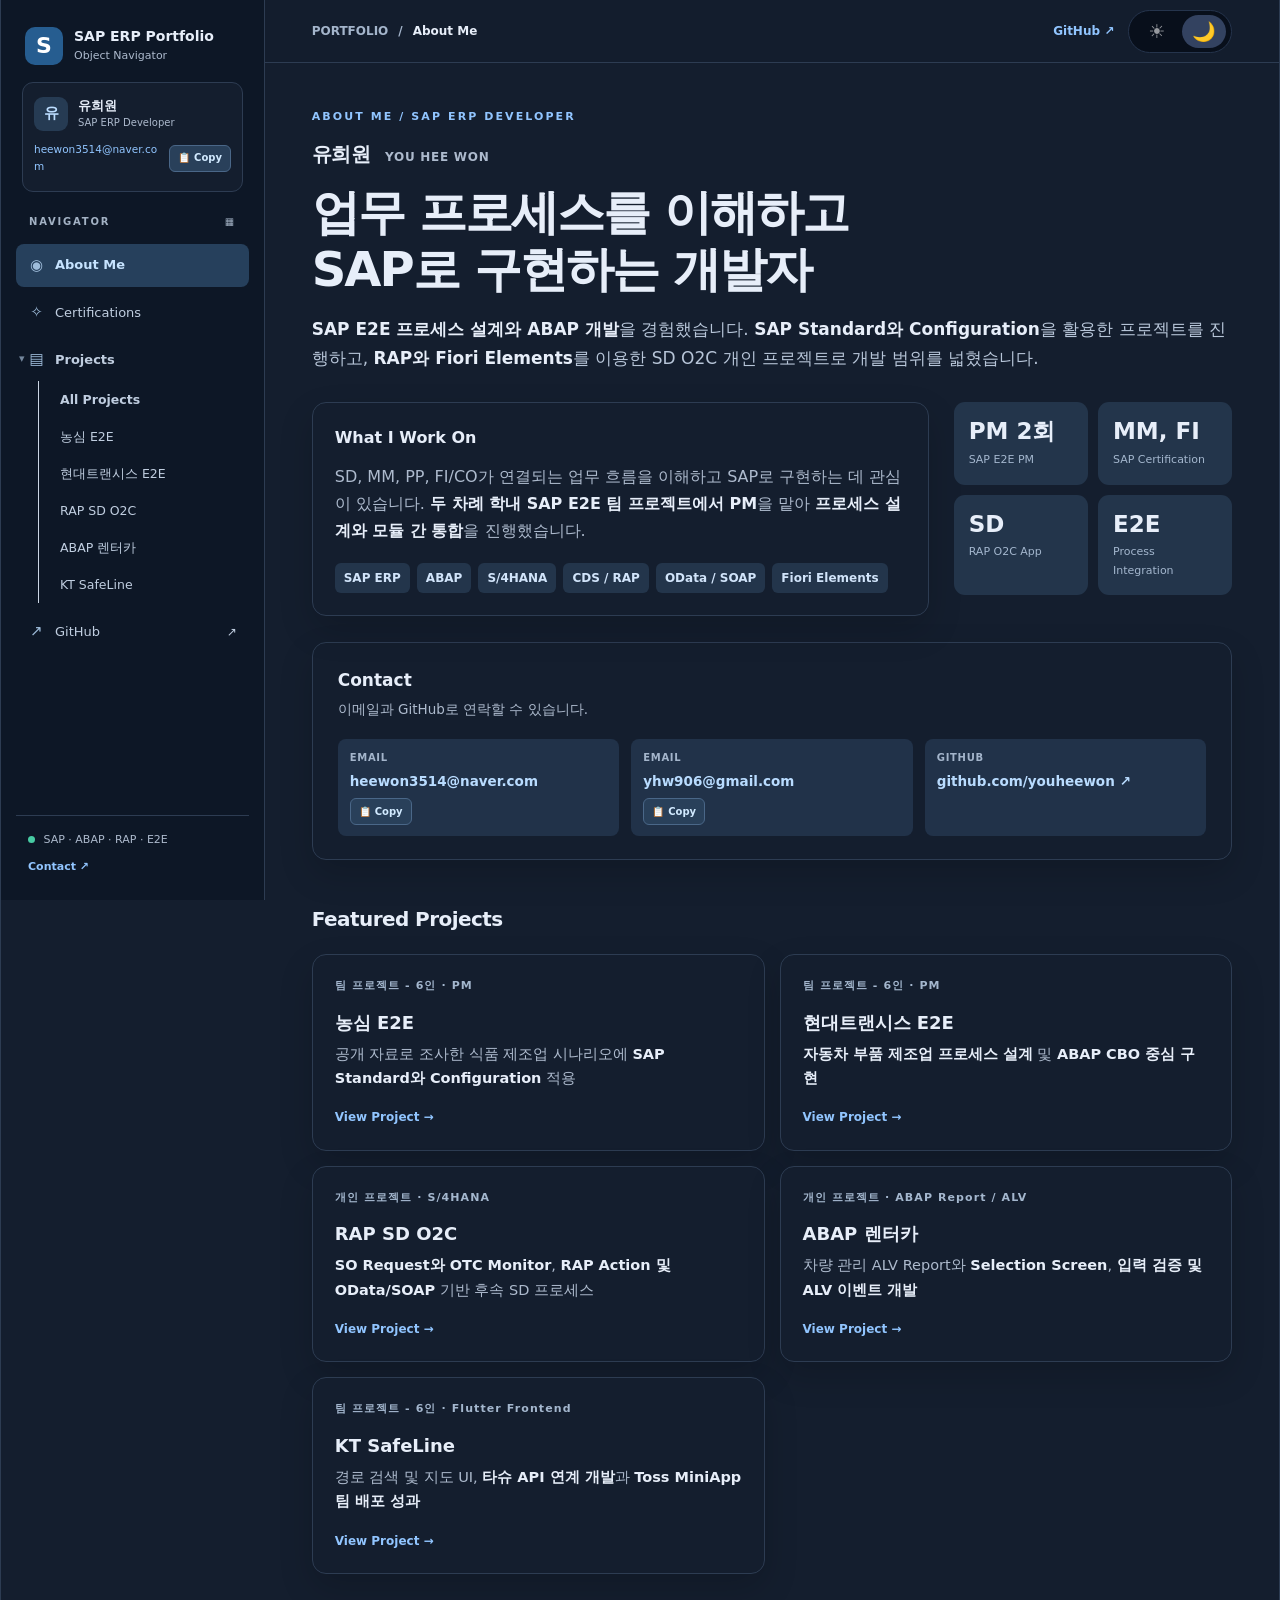
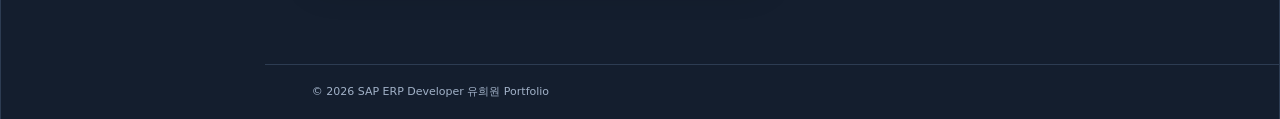
<file: index.html>
<!doctype html>
<html lang="ko">
<head>
  <meta charset="UTF-8" />
  <meta name="viewport" content="width=device-width, initial-scale=1" />
  <meta name="description" content="SAP ERP Developer Portfolio | E2E, ABAP, S/4HANA, RAP, CDS, OData" />
  <meta name="theme-color" content="#0d1523" />
  <script>
    // Apply the saved preference before stylesheets render.
    (function () {
      var theme = "dark";
      try {
        var saved = localStorage.getItem("portfolio-theme");
        if (saved === "dark" || saved === "light") theme = saved;
      } catch (error) { /* Storage can be unavailable in restricted browsers. */ }
      document.documentElement.setAttribute("data-theme", theme);
      document.documentElement.style.colorScheme = theme;
      var themeColor = document.querySelector('meta[name="theme-color"]');
      if (themeColor) themeColor.content = theme === "dark" ? "#0d1523" : "#f7f9fc";
    })();
  </script>
  <title>About Me | SAP ERP Portfolio</title>
  <link rel="stylesheet" href="style.css?v=emphasis-20261012" />
  <link rel="stylesheet" href="project-gallery.css?v=gallery-text-20261012" />
  <link rel="stylesheet" href="theme.css" />
  <script src="app.js" defer></script>
</head>
<body>
  <div class="mobile-topbar">
    <button id="menu-toggle" class="menu-toggle" type="button" aria-controls="navigator" aria-expanded="false" aria-label="탐색 메뉴 열기">☰</button>
    <a href="#/about" class="mobile-brand">SAP ERP Portfolio</a>
  </div>
  <div id="nav-backdrop" class="nav-backdrop" hidden></div>
  <div class="app-shell">
    <aside id="navigator" class="sidebar" aria-label="포트폴리오 탐색">
      <a class="identity" href="#/about">
        <span class="identity-mark" aria-hidden="true">S</span>
        <span><strong>SAP ERP Portfolio</strong><small>Object Navigator</small></span>
      </a>
      <section class="sidebar-profile" aria-label="유희원 프로필">
        <div class="sidebar-profile-row">
          <span class="sidebar-avatar" aria-hidden="true">유</span>
          <div class="sidebar-profile-info">
            <strong>유희원</strong>
            <span>SAP ERP Developer</span>
          </div>
        </div>
        <div class="sidebar-email-actions">
          <a class="sidebar-profile-email" href="mailto:heewon3514@naver.com">heewon3514@naver.com</a>
          <button class="email-copy-btn" type="button" data-copy-email="heewon3514@naver.com" aria-label="네이버 이메일 주소 복사" title="이메일 주소 복사"><span aria-hidden="true">📋</span> Copy</button>
        </div>
        <span class="email-copy-feedback" role="status" aria-live="polite"></span>
      </section>
      <div class="navigator-caption">NAVIGATOR <span>▦</span></div>
      <nav class="tree" aria-label="사이트 메뉴">
        <a class="tree-link" data-route="about" href="#/about"><span class="tree-icon">◉</span> About Me</a>
        <a class="tree-link" data-route="certifications" href="#/certifications"><span class="tree-icon">✧</span> Certifications</a>
        <details class="tree-group" open>
          <summary><span class="tree-icon">▤</span> Projects</summary>
          <div class="tree-children">
            <a class="tree-link tree-overview" data-route="projects" href="#/projects">All Projects</a>
            <a class="tree-link" data-route="projects/nongshim-e2e" href="#/projects/nongshim-e2e">농심 E2E</a>
            <a class="tree-link" data-route="projects/transys-e2e" href="#/projects/transys-e2e">현대트랜시스 E2E</a>
            <a class="tree-link" data-route="projects/rap-sd-o2c" href="#/projects/rap-sd-o2c">RAP SD O2C</a>
            <a class="tree-link" data-route="projects/abap-rental" href="#/projects/abap-rental">ABAP 렌터카</a>
            <a class="tree-link" data-route="projects/kt-safeline" href="#/projects/kt-safeline">KT SafeLine</a>
          </div>
        </details>
        <a class="tree-link" href="https://github.com/youheewon" target="_blank" rel="noopener noreferrer"><span class="tree-icon">↗</span> GitHub <span class="external">↗</span></a>
      </nav>
      <div class="sidebar-bottom">
        <span class="availability-dot" aria-hidden="true"></span> SAP · ABAP · RAP · E2E
        <a href="mailto:heewon3514@naver.com">Contact ↗</a>
      </div>
    </aside>
    <div class="workspace">
      <header class="workspace-header">
        <div class="crumb"><span class="crumb-muted">PORTFOLIO</span><span class="crumb-divider">/</span><span id="current-crumb">About Me</span></div>
        <div class="header-actions">
          <a class="header-github" href="https://github.com/youheewon" target="_blank" rel="noopener noreferrer">GitHub ↗</a>
          <button id="theme-toggle" class="theme-switch" type="button" role="switch" aria-checked="true" aria-label="라이트 모드 켜기" title="라이트 모드 켜기">
            <span class="theme-switch-option theme-switch-sun" aria-hidden="true">☀️</span>
            <span class="theme-switch-option theme-switch-moon" aria-hidden="true">🌙</span>
          </button>
        </div>
      </header>
      <main id="content" class="content" tabindex="-1" aria-live="polite">
        <p class="loading">About Me 페이지를 불러오는 중입니다.</p>
      </main>
      <footer class="workspace-footer"><span>© 2026 SAP ERP Developer 유희원 Portfolio</span></footer>
    </div>
  </div>
</body>
</html>
</file>
<file: style.css>
:root{--bg:#f7f9fc;--surface:#fff;--sidebar:#f1f4f9;--text:#172337;--muted:#66758a;--line:#dce3ed;--accent:#135c98;--accent-bg:#e6f0fb;--green:#16856e;--shadow:0 14px 34px rgba(21,45,77,.035)}
*{box-sizing:border-box}html{scroll-behavior:smooth}body{margin:0;font-family:Pretendard,"Noto Sans KR",Inter,system-ui,-apple-system,BlinkMacSystemFont,"Segoe UI",sans-serif;color:var(--text);background:var(--bg);line-height:1.68}a{color:inherit}button{font:inherit}.app-shell{display:grid;grid-template-columns:256px minmax(0,1fr);min-height:100vh;max-width:1800px;margin:auto;background:var(--surface);border-left:1px solid var(--line);border-right:1px solid var(--line)}.sidebar{position:sticky;top:0;height:100vh;background:var(--sidebar);border-right:1px solid var(--line);padding:27px 15px 20px;display:flex;flex-direction:column;overflow-y:auto}.identity{display:flex;align-items:center;gap:11px;padding:0 9px 29px;text-decoration:none}.identity-mark{display:grid;place-items:center;width:38px;height:38px;background:#174f83;color:white;border-radius:10px;font-weight:800;font-size:22px}.identity strong,.identity small{display:block}.identity strong{font-size:14px;line-height:1.3}.identity small{color:var(--muted);font-size:11px;margin-top:2px}.navigator-caption{display:flex;justify-content:space-between;padding:0 13px 13px;font-size:10px;font-weight:800;letter-spacing:.18em;color:#8793a4}.tree{display:grid;gap:4px}.tree-link,.tree-group summary{display:flex;align-items:center;gap:10px;padding:9px 12px;border-radius:8px;color:#46576e;font-size:13px;text-decoration:none;cursor:pointer;min-height:39px}.tree-link:hover,.tree-group summary:hover{background:#e7edf6;color:var(--text)}.tree-link.active{background:var(--accent-bg);color:#0b518e;font-weight:750}.tree-icon{display:inline-grid;place-items:center;width:17px;color:#54718f;font-size:15px}.external{margin-left:auto;font-size:12px}.tree-group summary{font-weight:750;list-style:none}.tree-group summary::-webkit-details-marker{display:none}.tree-group summary:before{content:"▾";font-size:11px;color:#73869c;position:absolute;transform:translateX(-9px)}.tree-children{margin:0 0 3px 22px;padding-left:10px;border-left:1px solid #cbd6e4}.tree-children .tree-link{font-size:12.5px;padding:8px 11px;min-height:34px}.tree-overview{font-weight:650}.sidebar-bottom{margin-top:auto;padding:15px 12px 4px;border-top:1px solid var(--line);color:var(--muted);font-size:11px}.availability-dot{display:inline-block;width:7px;height:7px;border-radius:50%;background:var(--green);margin-right:5px}.sidebar-bottom a{display:block;margin-top:8px;font-weight:650;text-decoration:none;color:var(--accent)}.workspace{min-width:0;display:flex;flex-direction:column;min-height:100vh}.workspace-header{position:sticky;top:0;z-index:2;height:63px;padding:0 clamp(22px,4vw,58px);display:flex;align-items:center;justify-content:space-between;background:rgba(255,255,255,.95);backdrop-filter:blur(12px);border-bottom:1px solid var(--line)}.crumb{display:flex;align-items:center;gap:10px;font-size:12px;font-weight:700}.crumb-muted,.crumb-divider{color:#8a98ab}.header-github{font-size:12px;font-weight:700;text-decoration:none;color:var(--accent)}.content{flex:1;width:min(100%,1200px);padding:clamp(28px,5vw,66px) clamp(22px,5vw,70px) 85px;margin:auto;outline:none}.workspace-footer{border-top:1px solid var(--line);color:#8390a2;font-size:11px;display:flex;justify-content:space-between;gap:10px;padding:18px clamp(22px,4vw,58px)}.eyebrow{color:var(--accent);font-size:11px;letter-spacing:.19em;font-weight:850;text-transform:uppercase;margin:0 0 12px}.page-title{font-size:clamp(30px,4vw,48px);line-height:1.2;letter-spacing:-.04em;margin:0 0 16px}.page-lead{font-size:16px;color:#516176;max-width:760px;margin:0 0 30px}.page-heading{font-size:20px;letter-spacing:-.028em;margin:43px 0 17px}.page-subheading{font-size:16px;margin:24px 0 8px}.intro-grid{display:grid;grid-template-columns:minmax(0,1.55fr) minmax(230px,.7fr);gap:25px;align-items:start}.surface{border:1px solid var(--line);border-radius:14px;background:#fff;box-shadow:var(--shadow)}.info-panel{padding:22px}.info-panel h2,.info-panel h3{margin:0 0 12px;font-size:16px}.info-panel p{color:var(--muted);margin:0}.metrics{display:grid;grid-template-columns:1fr 1fr;gap:10px}.metric{border-radius:11px;background:#f2f6fb;padding:15px}.metric strong{display:block;font-size:23px;line-height:1.3}.metric span{display:block;color:var(--muted);font-size:11px;margin-top:4px}.chip-row{display:flex;gap:7px;flex-wrap:wrap;margin:18px 0 0}.chip{border-radius:6px;background:#eef3f9;color:#335778;font-size:12px;font-weight:650;padding:5px 9px}.card-grid{display:grid;grid-template-columns:repeat(2,minmax(0,1fr));gap:15px}.project-card{padding:22px;display:flex;flex-direction:column;text-decoration:none;transition:border-color .15s,transform .15s}.project-card:hover{border-color:#86b1d6;transform:translateY(-2px)}.project-card .project-num{color:#7994ad;font-size:11px;font-weight:800;letter-spacing:.1em}.project-card h3{font-size:17px;line-height:1.4;margin:14px 0 7px}.project-card p{font-size:13px;color:var(--muted);margin:0 0 17px}.project-card .view{margin-top:auto;color:var(--accent);font-weight:750;font-size:12px}.section-divider{border:0;border-top:1px solid var(--line);margin:35px 0}.detail-meta{display:flex;flex-wrap:wrap;gap:9px;margin:0 0 25px}.detail-meta span{background:#edf3fa;color:#315675;padding:5px 10px;border-radius:7px;font-weight:700;font-size:12px}.process{display:flex;flex-wrap:wrap;align-items:center;gap:8px;margin:24px 0 30px}.process-step{border:1px solid #cbdbea;background:#f8fbff;border-radius:8px;padding:9px 13px;font-size:12px;font-weight:700}.process-arrow{color:#9aa8b9}.detail-grid{display:grid;grid-template-columns:1fr 1fr;gap:16px}.detail-panel{padding:22px}.detail-panel h3{font-size:15px;margin:0 0 10px}.detail-panel p,.detail-panel li{font-size:13px;color:var(--muted)}.detail-panel ul{margin:0;padding-left:18px}.detail-panel li+li{margin-top:7px}.asset-placeholder{border:1px dashed #becfe0;min-height:220px;border-radius:12px;background:repeating-linear-gradient(-45deg,#f8fafc,#f8fafc 12px,#f3f6fa 12px,#f3f6fa 24px);display:grid;place-items:center;text-align:center;padding:24px;color:#73859a;font-size:13px}.asset-placeholder strong{display:block;font-size:16px;color:#536e8a;margin-bottom:5px}.action-link{display:inline-flex;align-items:center;gap:7px;margin-top:14px;color:var(--accent);font-size:13px;font-weight:750;text-decoration:none}.cert-grid{display:grid;gap:14px}.cert-card{padding:24px;display:grid;grid-template-columns:48px minmax(0,1fr);gap:16px;align-items:start}.cert-logo{display:grid;place-items:center;width:48px;height:48px;border-radius:12px;background:#e5f2fe;color:var(--accent);font-size:13px;font-weight:850}.cert-card h2{font-size:16px;line-height:1.5;margin:0 0 7px}.cert-card p{font-size:12px;color:var(--muted);margin:0}.loading{color:var(--muted)}.mobile-topbar{display:none}.nav-backdrop{display:none}
@media(max-width:980px){.app-shell{grid-template-columns:220px minmax(0,1fr)}.sidebar{padding-left:10px;padding-right:10px}.content{padding:35px 26px 70px}.intro-grid{grid-template-columns:1fr}.detail-grid{grid-template-columns:1fr}}
@media(max-width:700px){.mobile-topbar{display:flex;align-items:center;gap:14px;padding:10px 17px;height:58px;border-bottom:1px solid var(--line);background:#fff;position:sticky;top:0;z-index:6}.menu-toggle{background:#eef3f9;border:1px solid var(--line);border-radius:8px;width:38px;height:36px;cursor:pointer}.mobile-brand{font-weight:800;font-size:13px;text-decoration:none}.app-shell{display:block;min-height:calc(100vh - 58px)}.sidebar{position:fixed;z-index:9;left:0;top:0;width:min(280px,85vw);height:100dvh;transform:translateX(-103%);transition:transform .2s;box-shadow:0 20px 40px rgba(0,0,0,.13)}.sidebar.is-open{transform:translateX(0)}.nav-backdrop.is-open{display:block;position:fixed;inset:0;background:rgba(17,30,46,.38);z-index:8}.workspace-header{position:static;height:51px;padding:0 20px}.content{padding:30px 19px 58px}.card-grid{grid-template-columns:1fr}.workspace-footer{padding:17px 19px;flex-direction:column}.page-title{font-size:33px}.page-lead{font-size:14px}.cert-card{grid-template-columns:1fr}.process{gap:5px}.process-step{font-size:11px;padding:7px 9px}}
/* Compact profile inside SAP navigator */
.sidebar .identity{padding-bottom:16px}
.sidebar-profile{padding:14px 11px 15px;margin:0 6px 22px;background:#fff;border:1px solid var(--line);border-radius:11px}
.sidebar-profile-row{display:flex;align-items:center;gap:10px;min-width:0}
.sidebar-avatar{display:inline-grid;place-items:center;flex:none;width:34px;height:34px;border-radius:9px;background:#e6f0fb;color:#165b91;font-size:15px;font-weight:800}
.sidebar-profile-info{display:flex;flex-direction:column;min-width:0;line-height:1.45}
.sidebar-profile-info strong{font-size:13px;color:var(--text)}
.sidebar-profile-info span{font-size:10px;color:var(--muted)}
.sidebar-profile-email{display:block;max-width:100%;margin-top:10px;color:var(--accent);font-size:11px;overflow-wrap:anywhere;text-decoration:none}
.sidebar-profile-email:hover{text-decoration:underline}
/* About Me identity + public contact block (no mobile number) */
.about-name{margin:0 0 12px;font-size:20px;font-weight:800;letter-spacing:-.02em}
.about-name span{margin-left:8px;font-size:12px;font-weight:600;color:var(--muted);letter-spacing:.06em}
.about-contact{margin-top:26px;padding:23px 25px}
.about-contact-heading h2{font-size:17px;margin:0 0 4px}
.about-contact-heading p{font-size:12px;color:var(--muted);margin:0}
.about-contact-links{display:grid;grid-template-columns:repeat(3,minmax(0,1fr));gap:12px;margin-top:18px}
.about-contact-links a{display:flex;flex-direction:column;gap:3px;min-width:0;padding:11px 12px;background:#f3f7fb;border-radius:8px;text-decoration:none}
.about-contact-links a:hover{background:#eaf2fb}
.about-contact-links a span{font-size:10px;color:#75879c;font-weight:800;letter-spacing:.07em}
.about-contact-links a strong{font-size:12px;color:#2f577d;overflow-wrap:anywhere}
@media(max-width:1100px){.about-contact-links{grid-template-columns:1fr}}
@media(max-width:700px){.about-name{font-size:18px}.about-contact{padding:18px}.about-contact-links{gap:9px}}

/* Copy email addresses from persistent navigator and About Me. */
.sidebar-email-actions{display:flex;align-items:center;gap:6px;flex-wrap:wrap;margin-top:10px}
.sidebar-email-actions .sidebar-profile-email{display:inline;margin:0;flex:1 1 125px;min-width:0;font-size:10.5px;overflow-wrap:anywhere}
.email-copy-btn{flex-shrink:0;display:inline-flex;align-items:center;justify-content:center;gap:4px;padding:5px 8px;background:#eef3fa;border:1px solid #d2dfed;border-radius:6px;color:#305f8a;font-size:10px;font-weight:750;line-height:1.2;min-height:27px;cursor:pointer}
.email-copy-btn:hover{background:#e0edfc;border-color:#9bbbd8}
.email-copy-btn:focus-visible{outline:2px solid #4b9be2;outline-offset:2px}
.email-copy-btn:disabled{opacity:.7;cursor:wait}
.email-copy-feedback{display:block;font-size:10px;line-height:1.4;color:var(--muted);margin-top:3px}
.email-copy-feedback:empty{display:none}
.about-contact-links .about-contact-email{display:flex;flex-direction:column;min-width:0;padding:11px 12px;background:#f3f7fb;border-radius:8px;gap:6px}
.about-contact-email > a{padding:0;background:transparent}
.about-contact-email .email-copy-btn{align-self:flex-start}
.about-contact-links .about-contact-email:hover{background:#eaf2fb}

/* Widescreen desktop: fluid 16:9 layout and modestly larger reading text. */
@media (min-width: 1101px) {
  /* Let the main workspace use wide monitors instead of stopping at 1200px. */
  .app-shell {
    max-width: 2240px;
    grid-template-columns: 264px minmax(0, 1fr);
  }
  .content {
    width: 100%;
    max-width: 1700px;
    padding: clamp(38px, 3.5vw, 66px) clamp(36px, 3.65vw, 70px) 90px;
  }
  .workspace-header,
  .workspace-footer {
    padding-left: clamp(36px, 3.65vw, 70px);
    padding-right: clamp(36px, 3.65vw, 70px);
  }

  /* Increase only the smaller content text, not the overall browser zoom. */
  .page-lead {
    font-size: 17px;
    max-width: 960px;
  }
  .info-panel p { max-width: 78ch; }
  .project-card h3 { font-size: 18px; }
  .project-card p,
  .detail-panel p,
  .detail-panel li { font-size: 14.5px; }
  .cert-card p,
  .about-contact-heading p { font-size: 13.5px; }
  .about-contact-links a strong { font-size: 13.5px; }
  .action-link { font-size: 14px; }
}

/* Context-aware emphasis in narrative text */
.content p strong,
.content li strong {
  color: var(--text);
  font-weight: 780;
}
</file>
<file: project-gallery.css>
/* RAP SD O2C — two-app chapter navigation and annotated screenshots */
.project-app-detail .page-heading{margin-top:36px}
.app-summary-grid{display:grid;grid-template-columns:repeat(2,minmax(0,1fr));gap:16px;margin:18px 0 34px}
.app-summary-card{padding:22px;display:flex;flex-direction:column;gap:11px}
.app-summary-top{display:flex;align-items:center;gap:12px;flex-wrap:wrap}
.app-summary-top strong{font-size:18px}
.app-sequence{font-size:10px;letter-spacing:.08em;background:#e7f0fb;color:#1c649c;border-radius:6px;padding:3px 7px;font-weight:850}
.app-summary-card p{margin:0 0 4px;color:var(--muted);font-size:13px;flex:1}
.app-summary-link{border:0;background:none;color:var(--accent);padding:3px 0;text-align:left;font-size:12px;font-weight:750;cursor:pointer;align-self:flex-start}
.app-summary-link:hover,.chapter-link:hover{text-decoration:underline}
.app-chapter-nav{position:sticky;top:63px;z-index:1;background:rgba(255,255,255,.96);backdrop-filter:blur(10px);padding:13px 0;display:flex;align-items:center;gap:8px;flex-wrap:wrap;border-top:1px solid var(--line);border-bottom:1px solid var(--line)}
.chapter-nav-label{font-size:10px;color:#8394a6;font-weight:850;letter-spacing:.13em;margin-right:9px}
.chapter-link{border:1px solid #d0ddeb;border-radius:8px;padding:8px 13px;color:#536a82;background:#fff;cursor:pointer;font-size:12px;font-weight:750}
.chapter-link.is-current{border-color:#96b5d4;background:#eaf3fb;color:#16588d}
.app-chapter{padding-top:45px;scroll-margin-top:140px}
.chapter-title{font-size:clamp(24px,3vw,33px);line-height:1.25;letter-spacing:-.025em;margin:0 0 14px}
.chapter-intro{font-size:14px;line-height:1.8;color:#4e6075;max-width:950px;margin:0}
.chapter-facts{display:flex;gap:8px;flex-wrap:wrap;margin:19px 0 30px}
.chapter-facts span{font-size:11px;color:#315d82;background:#edf4fb;padding:6px 10px;border-radius:6px;font-weight:700}
.gallery-heading{font-size:18px;margin:34px 0 18px}
.gallery-heading small{font-size:11px;font-weight:500;color:#798a9c;margin-left:9px}
.capture-list{display:grid;gap:20px}
.capture-step{border:1px solid var(--line);border-radius:13px;overflow:hidden;display:grid;grid-template-columns:minmax(0,1.65fr) minmax(235px,1fr);background:#fff}
.capture-visual{padding:14px;background:#f1f5fa;min-width:0;display:flex;align-items:center}
.capture-image-link{display:flex;align-items:center;justify-content:center;min-height:180px;width:100%;background:#fff;border:1px solid #e3e8ef;border-radius:8px;overflow:hidden;text-decoration:none}
.capture-image{display:block;max-width:100%;width:100%;height:auto;object-fit:contain}
.capture-fallback{color:#6b7c90;text-align:center;font-size:13px;line-height:1.7;padding:30px 12px}
.capture-fallback small{font-size:10px;word-break:break-all}
.capture-copy{padding:25px 23px;display:flex;flex-direction:column;align-items:flex-start;justify-content:center;min-width:0}
.capture-step-label{color:var(--accent);font-size:10px;font-weight:850;letter-spacing:.025em;line-height:1.5}
.capture-copy h4{margin:10px 0;font-size:17px;letter-spacing:-.02em;line-height:1.4}
.capture-copy p{font-size:13px;color:#58697e;margin:0;line-height:1.75}
.capture-zoom-hint{margin-top:16px;color:#9aa7b5;font-size:10px}
.so-placeholder{margin-top:24px}
.app-project-back{margin-top:46px}
@media(max-width:1050px){.capture-step{grid-template-columns:1fr}.capture-image-link{min-height:unset}.capture-copy{padding:20px}.capture-visual{padding:12px}}
@media(max-width:700px){.app-summary-grid{grid-template-columns:1fr}.app-chapter-nav{top:58px}.app-chapter{scroll-margin-top:135px;padding-top:32px}.gallery-heading small{display:block;margin:4px 0 0}.capture-copy h4{font-size:16px}}

/* SO Request: crop-sized Draft status screenshots must not be upscaled */
.capture-step--detail .capture-image-link{min-height:155px}
.capture-step--detail .capture-image{width:auto;max-width:100%;max-height:82px;object-fit:contain}
.capture-step--detail .capture-visual{background:#f6f8fb}

/* Curated E2E presentation galleries */
.e2e-page .detail-grid{margin:32px 0}.e2e-page .chapter-title{margin:0 0 14px}.e2e-page .chapter-intro{margin-bottom:22px}.e2e-section-nav{display:flex;flex-wrap:wrap;gap:8px;align-items:center;border-top:1px solid var(--line);border-bottom:1px solid var(--line);padding:14px 0;margin:28px 0 12px}.e2e-chapter{padding:45px 0 10px;scroll-margin-top:100px}.e2e-note{margin:32px 0;color:#5d6d80;font-size:12px;background:#f3f6fa;border-radius:10px;padding:14px 16px}
@media(max-width:700px){.e2e-chapter{scroll-margin-top:64px;padding-top:28px}}

/* E2E module-specific sticky navigator and readable chapter layout */
.e2e-section-nav{position:sticky;top:63px;z-index:1;background:rgba(255,255,255,.97);backdrop-filter:blur(10px);display:flex;flex-wrap:nowrap;gap:8px;align-items:center;overflow-x:auto;white-space:nowrap;scrollbar-width:thin;max-width:100%;border-top:1px solid var(--line);border-bottom:1px solid var(--line);padding:12px 4px;margin:28px 0 12px}
.e2e-section-nav .chapter-link{flex-shrink:0}
.e2e-nav-label{font-size:10px;font-weight:800;color:#7a899b;letter-spacing:.12em;margin-right:6px}
.e2e-chapter{padding:45px 0 12px;scroll-margin-top:153px}
.e2e-chapter+.e2e-chapter{border-top:1px solid var(--line);margin-top:14px}
.e2e-chapter .capture-list{margin-top:24px}
.e2e-subintro{margin-top:10px}
.e2e-issues{margin-top:22px}
@media(max-width:700px){.e2e-section-nav{top:58px;gap:7px}.e2e-chapter{scroll-margin-top:142px;padding-top:29px}}

/* KT SafeLine — compact UI controls and clearly attributed team release */
.kt-page .detail-grid{margin:32px 0}
.kt-page .capture-step--kt-control .capture-image{width:auto;max-height:156px;max-width:100%;object-fit:contain}
.kt-page .capture-step--kt-control .capture-image-link{min-height:184px;padding:12px}
.kt-result-panel{margin-top:22px;padding:27px}
.kt-result-eyebrow{font-size:11px;color:var(--accent);font-weight:800;letter-spacing:.12em;margin:0 0 5px}
.kt-result-panel h3{font-size:20px;margin:0 0 10px}
.kt-result-panel p{font-size:14px;color:var(--muted);margin:0 0 18px;max-width:740px}
.kt-result-link{display:inline-flex;align-items:center;gap:7px;background:var(--accent);color:#fff;padding:10px 15px;border-radius:9px;font-size:13px;font-weight:750;text-decoration:none}
.kt-result-link:hover{filter:brightness(.94)}

/* Toss MiniApp: mobile-only notice and copy-link action */
.kt-result-panel .kt-mobile-note{margin:9px 0 19px;color:#455a70;font-size:13px;font-weight:650}
.kt-result-actions{display:flex;gap:10px;align-items:center;flex-wrap:wrap}
.kt-copy-link{display:inline-flex;align-items:center;justify-content:center;border:1px solid #8fb0cb;background:#fff;color:var(--accent);border-radius:9px;padding:9px 15px;min-height:42px;font-size:13px;font-weight:750;cursor:pointer}
.kt-copy-link:hover{background:#eff6fd}
.kt-copy-link:focus-visible,.kt-result-link:focus-visible{outline:3px solid #82acd3;outline-offset:2px}
.kt-result-panel .kt-copy-feedback{margin:9px 0 0;color:var(--muted);font-size:12px;min-height:1em}
.kt-copy-feedback:empty{display:none}

/* Widescreen reading improvements: screenshots and captions grow with workspace. */
@media (min-width: 1101px) {
  .chapter-intro {
    font-size: 15.5px;
    max-width: 1080px;
  }
  .app-summary-card p,
  .capture-copy p,
  .kt-result-panel p { font-size: 14.5px; }
  .capture-copy h4 { font-size: 18px; }
  .e2e-note { font-size: 13.5px; }
  .capture-copy { padding: 26px 28px; }
}

/* Gallery screenshot-side text: ~5px larger, all five project pages. */
.capture-copy p {
  font-size: 18px;
  line-height: 1.7;
  overflow-wrap: anywhere;
}
.capture-copy h4 {
  font-size: 22px;
  line-height: 1.42;
  overflow-wrap: anywhere;
}
.capture-step-label {
  font-size: 14px;
}
.capture-zoom-hint {
  font-size: 12px;
}
@media (min-width: 1101px) {
  .capture-copy p { font-size: 19.5px; }
  .capture-copy h4 { font-size: 23px; }
}
@media (max-width: 700px) {
  .capture-copy h4 { font-size: 21px; }
}
</file>
<file: theme.css>
/* Manual light/dark toggle. Theme changes never alter the original project screenshots. */
.header-actions{display:flex;align-items:center;gap:14px}
.theme-switch{appearance:none;display:flex;align-items:center;justify-content:center;gap:3px;width:104px;height:43px;padding:4px;background:#edf2f8;border:1px solid #e2e8f0;border-radius:999px;cursor:pointer;flex:none;transition:background .18s,border-color .18s}
.theme-switch-option{width:44px;height:33px;display:flex;align-items:center;justify-content:center;border-radius:999px;font-size:19px;line-height:1;opacity:.58;filter:grayscale(.35);transition:background .18s,color .18s,opacity .18s}
:root:not([data-theme="dark"]) .theme-switch-sun{background:#dbe6f3;opacity:1;filter:none}
:root[data-theme="dark"] .theme-switch{background:#080f1b;border-color:#25344c}
:root[data-theme="dark"] .theme-switch-moon{background:#334260;opacity:1;filter:none}
.theme-switch:hover{border-color:#a7bcd3}
.theme-switch:focus-visible{outline:3px solid #79b8f1;outline-offset:3px}
@media(max-width:700px){.header-actions{gap:12px}.theme-switch{height:39px;width:92px}.theme-switch-option{width:38px;height:30px;font-size:17px}}
@media(prefers-reduced-motion:reduce){.theme-switch,.theme-switch-option{transition:none}}

/* Dark palette: keep the current light site unchanged. */
:root[data-theme="dark"]{
  --bg:#0b1220;
  --surface:#141e2e;
  --sidebar:#0d1726;
  --text:#e7eef9;
  --muted:#adbacd;
  --line:#2d3c52;
  --accent:#91c5ff;
  --accent-bg:#233952;
  --green:#47cba3;
  --shadow:0 14px 34px rgba(0,0,0,.16);
  color-scheme:dark;
}
:root[data-theme="dark"] body{background:var(--bg);color:var(--text)}
:root[data-theme="dark"] .app-shell{background:var(--surface)}
:root[data-theme="dark"] .sidebar{background:var(--sidebar)}
:root[data-theme="dark"] .sidebar-profile,
:root[data-theme="dark"] .surface,
:root[data-theme="dark"] .project-card,
:root[data-theme="dark"] .capture-step,
:root[data-theme="dark"] .cert-card{background:var(--surface);border-color:var(--line)}
:root[data-theme="dark"] .identity-mark{background:#265d90}
:root[data-theme="dark"] .identity strong,
:root[data-theme="dark"] .sidebar-profile-info strong,
:root[data-theme="dark"] .app-summary-top strong{color:var(--text)}
:root[data-theme="dark"] .identity small,
:root[data-theme="dark"] .sidebar-profile-info span,
:root[data-theme="dark"] .sidebar-bottom,
:root[data-theme="dark"] .about-name span{color:var(--muted)}
:root[data-theme="dark"] .sidebar-avatar{background:#263b53;color:#bcddff}
:root[data-theme="dark"] .navigator-caption{color:#a3b2c4}
:root[data-theme="dark"] .tree-link,
:root[data-theme="dark"] .tree-group summary{color:#c0cee0}
:root[data-theme="dark"] .tree-icon{color:#9ebcda}
:root[data-theme="dark"] .tree-link:hover,
:root[data-theme="dark"] .tree-group summary:hover{background:#1d2c42;color:#f0f6ff}
:root[data-theme="dark"] .tree-link.active{background:#26405c;color:#c6e3ff}
:root[data-theme="dark"] .workspace-header{background:rgba(20,30,46,.96)}
:root[data-theme="dark"] .mobile-topbar{background:#101b2c}
:root[data-theme="dark"] .menu-toggle{background:#25374e;color:var(--text)}
:root[data-theme="dark"] .mobile-brand{color:var(--text)}
:root[data-theme="dark"] .crumb-muted,
:root[data-theme="dark"] .crumb-divider{color:#a4b5cb}
:root[data-theme="dark"] .workspace-footer{color:#a1b1c7}
:root[data-theme="dark"] .page-lead,
:root[data-theme="dark"] .chapter-intro{color:#b7c5d8}
:root[data-theme="dark"] .info-panel p,
:root[data-theme="dark"] .detail-panel p,
:root[data-theme="dark"] .detail-panel li,
:root[data-theme="dark"] .project-card p,
:root[data-theme="dark"] .app-summary-card p,
:root[data-theme="dark"] .cert-card p,
:root[data-theme="dark"] .kt-result-panel p{color:var(--muted)}
:root[data-theme="dark"] .metric,
:root[data-theme="dark"] .chip,
:root[data-theme="dark"] .detail-meta span,
:root[data-theme="dark"] .process-step,
:root[data-theme="dark"] .chapter-facts span{background:#23354b;color:#d1e4fa;border-color:#364b63}
:root[data-theme="dark"] .metric strong{color:var(--text)}
:root[data-theme="dark"] .metric span,
:root[data-theme="dark"] .project-card .project-num,
:root[data-theme="dark"] .capture-zoom-hint{color:#a4b7ce}
:root[data-theme="dark"] .project-card:hover{border-color:#68a7ea}
:root[data-theme="dark"] .about-contact-links a{background:#213249}
:root[data-theme="dark"] .about-contact-links a:hover{background:#2b415c}
:root[data-theme="dark"] .about-contact-links a span{color:#a4b5cb}
:root[data-theme="dark"] .about-contact-links a strong{color:#b9dcff}
:root[data-theme="dark"] .cert-logo{background:#28425c;color:#cce6ff}
:root[data-theme="dark"] .capture-visual{background:#0f1a29}
:root[data-theme="dark"] .capture-image-link{background:#1a293c;border-color:#33465c}
:root[data-theme="dark"] .capture-fallback{color:#bac9dc}
:root[data-theme="dark"] .capture-copy p{color:#b4c1d3}
:root[data-theme="dark"] .capture-step--detail .capture-visual,
:root[data-theme="dark"] .kt-page .capture-step--kt-control .capture-visual{background:#0f1a29}
:root[data-theme="dark"] .asset-placeholder{color:#b1c2d5;border-color:#40566e;background:repeating-linear-gradient(-45deg,#17253a,#17253a 12px,#1a2b40 12px,#1a2b40 24px)}
:root[data-theme="dark"] .asset-placeholder strong{color:#d1e4f9}
:root[data-theme="dark"] .app-chapter-nav,
:root[data-theme="dark"] .e2e-section-nav{background:rgba(20,30,46,.97)}
:root[data-theme="dark"] .chapter-link{background:#1c2b41;border-color:#3c536c;color:#c1d2e5}
:root[data-theme="dark"] .chapter-link.is-current{background:#2b4a67;border-color:#6596c8;color:#eef7ff}
:root[data-theme="dark"] .e2e-nav-label,
:root[data-theme="dark"] .chapter-nav-label{color:#b0bfd0}
:root[data-theme="dark"] .gallery-heading small{color:#aebdd0}
:root[data-theme="dark"] .e2e-note{background:#1d2c41;color:#c0cfe1}
:root[data-theme="dark"] .kt-result-panel .kt-mobile-note{color:#d3e2f4}
:root[data-theme="dark"] .kt-result-link{background:#286aab;color:#fff}
:root[data-theme="dark"] .kt-copy-link{background:#192b40;color:#c6e6ff;border-color:#537a9f}
:root[data-theme="dark"] .kt-copy-link:hover{background:#284562}
:root[data-theme="dark"] .kt-result-panel .kt-copy-feedback{color:#b7cbe0}
:root[data-theme="dark"] .kt-result-eyebrow{color:#a6d4ff}

/* Copy buttons in dark mode */
:root[data-theme="dark"] .about-contact-links .about-contact-email{background:#213249}
:root[data-theme="dark"] .about-contact-links .about-contact-email:hover{background:#2b415c}
:root[data-theme="dark"] .about-contact-email > a{background:transparent}
:root[data-theme="dark"] .email-copy-btn{background:#29405a;border-color:#4a6788;color:#d2eaff}
:root[data-theme="dark"] .email-copy-btn:hover{background:#355675;border-color:#6b98ca}
:root[data-theme="dark"] .email-copy-feedback{color:#afc3db}
</file>
